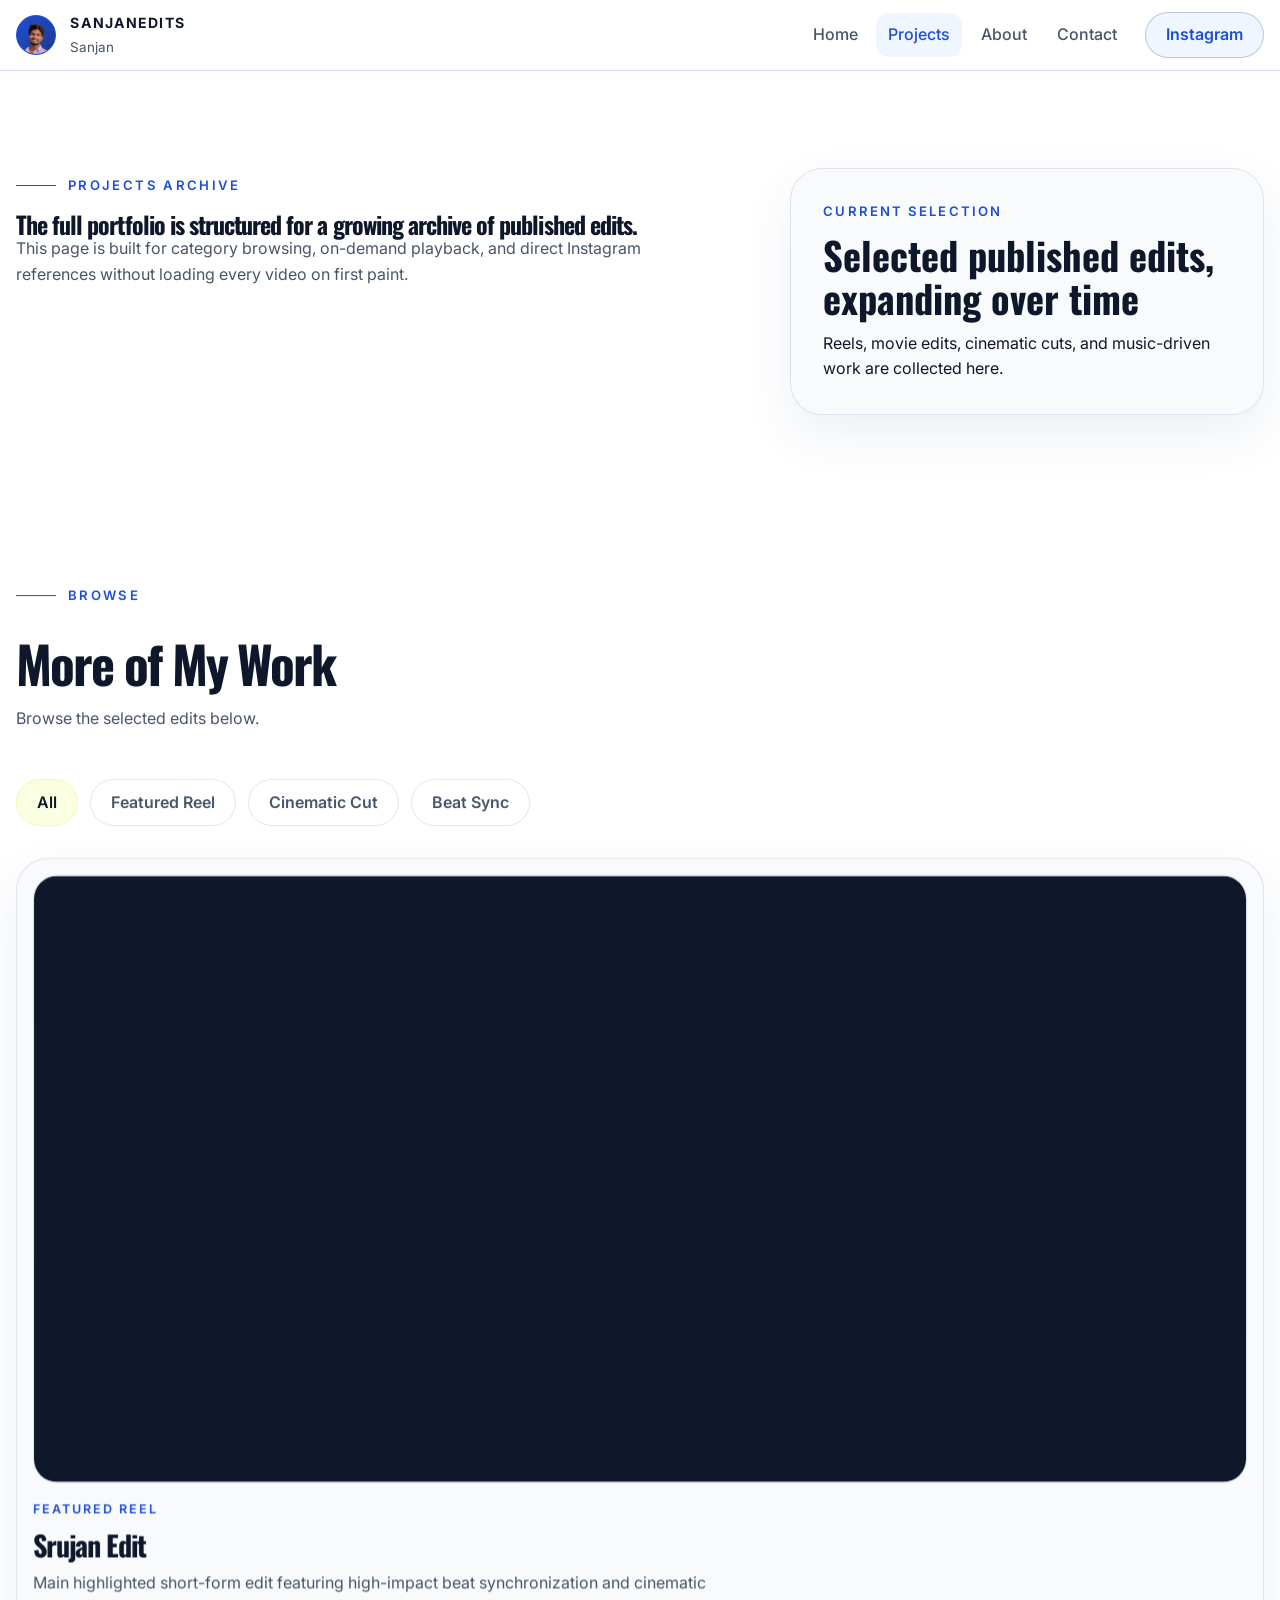
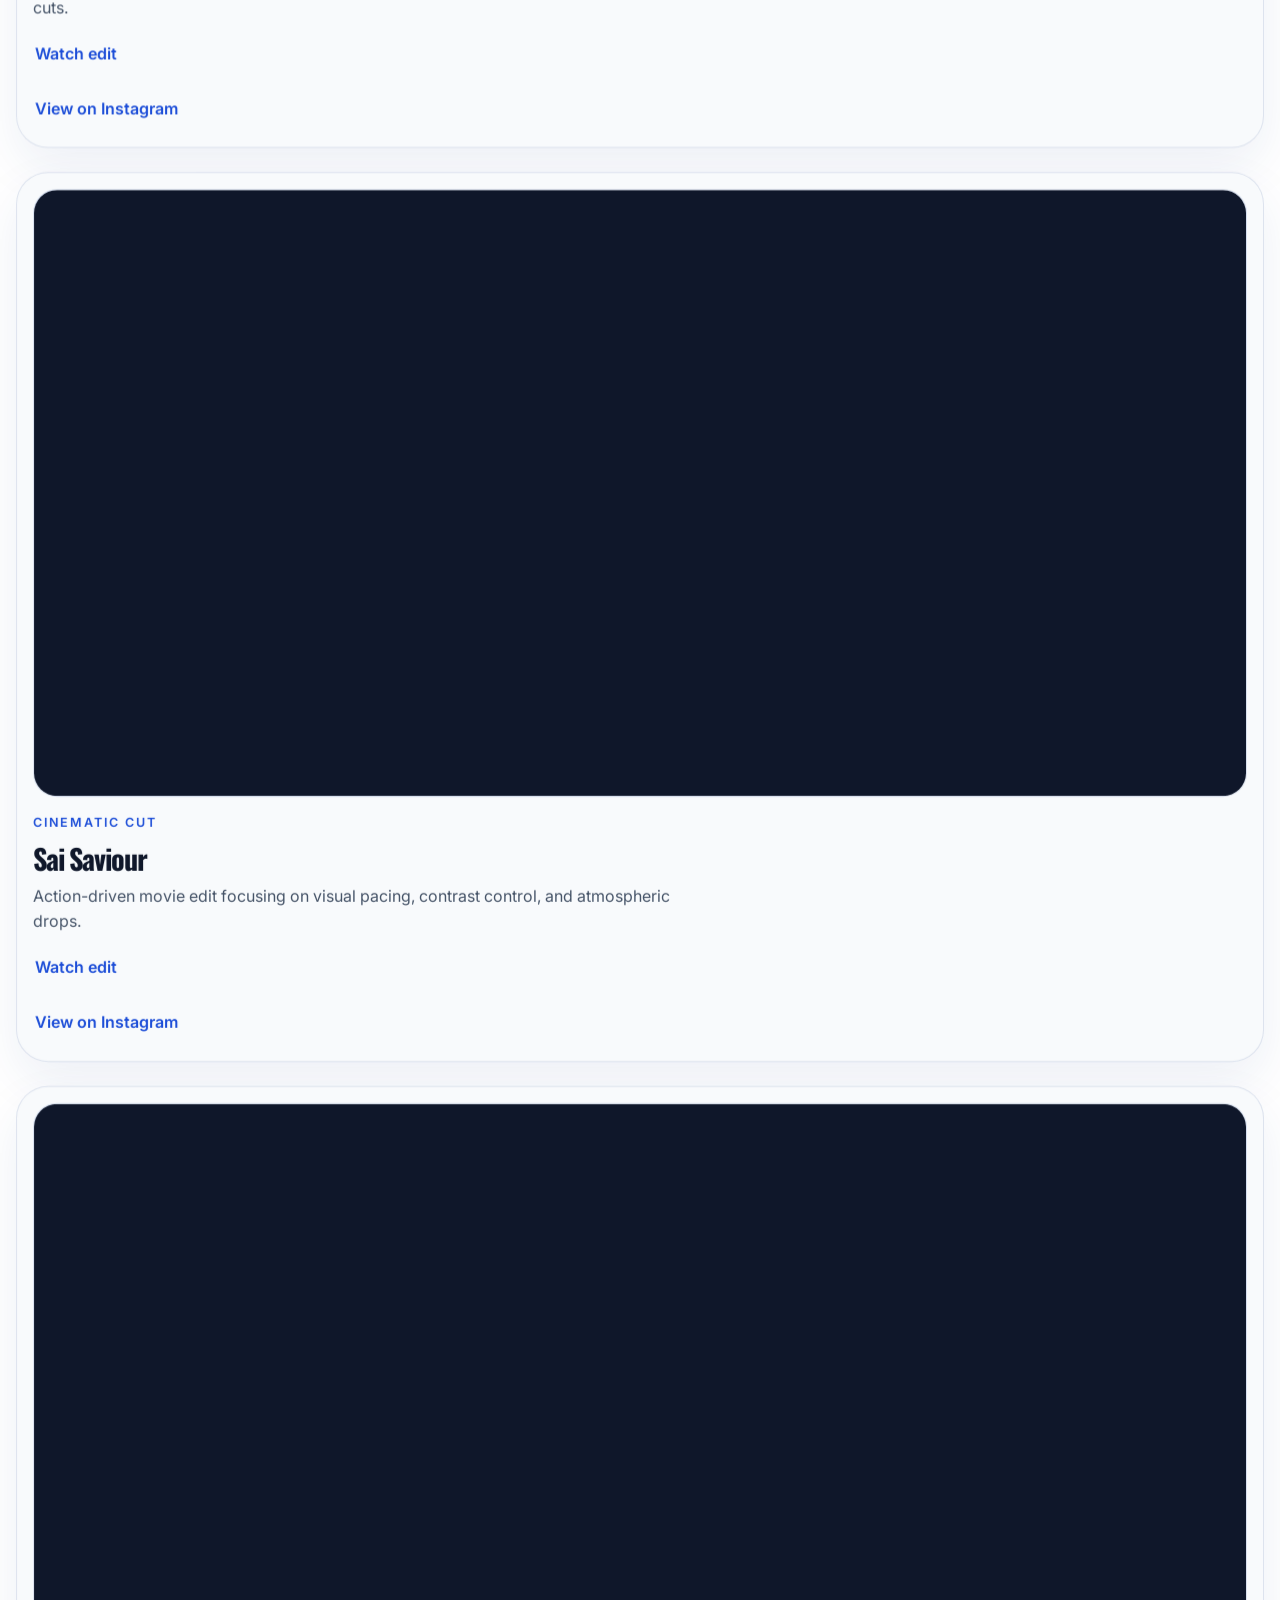
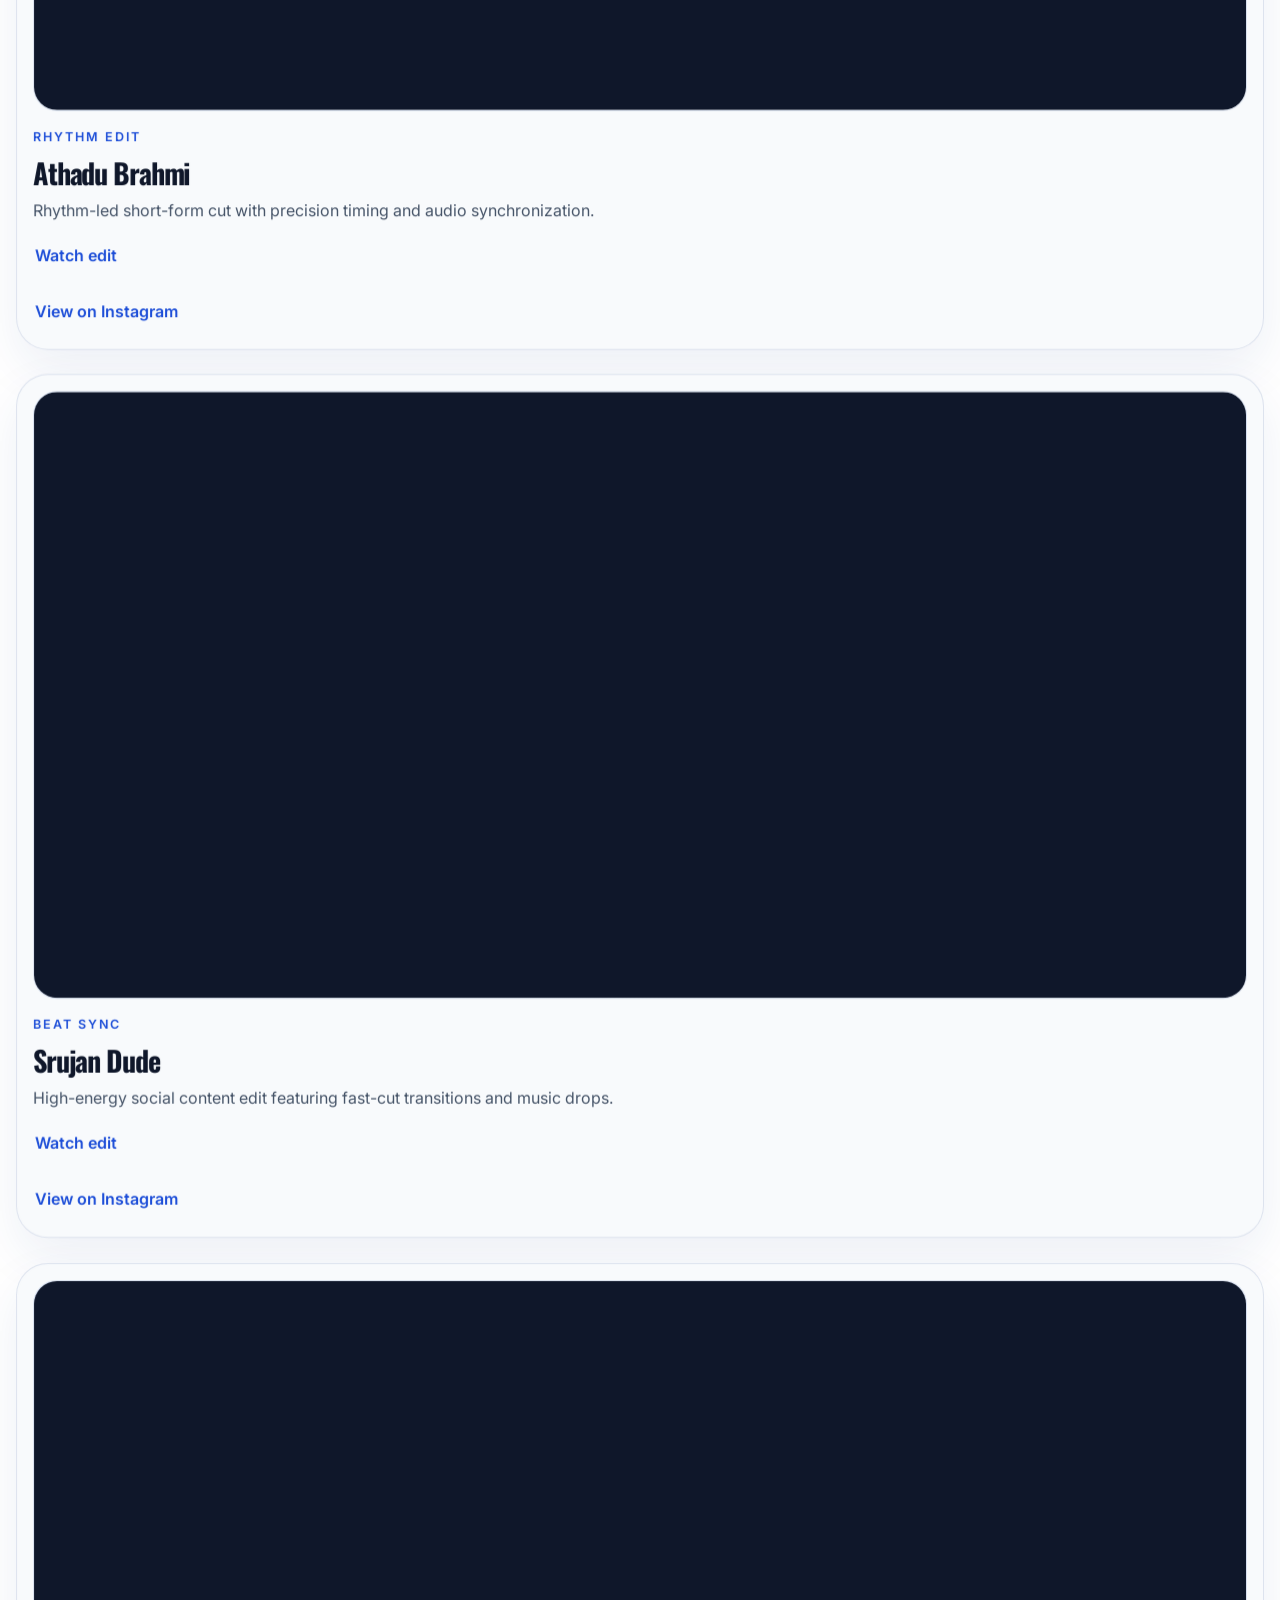
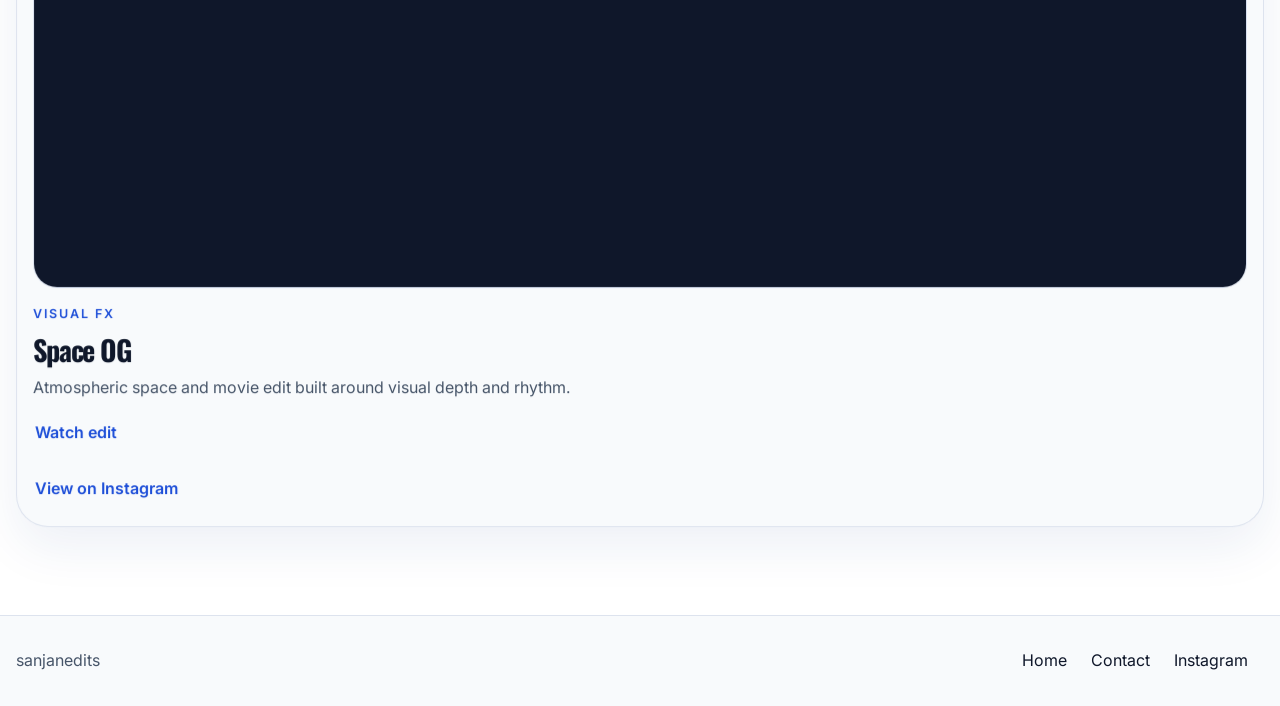
<file: projects.html>
<!doctype html>
<html lang="en">
<head>
    <meta charset="utf-8">
    <meta name="viewport" content="width=device-width, initial-scale=1">
    <title>Projects - sanjanedits</title>
    <meta
        name="description"
        content="Projects archive for sanjanedits, built to browse selected short-form, cinematic, movie, and music-driven edits."
    >
    <meta name="theme-color" content="#090909">
    <link rel="canonical" href="https://sanjan-github.github.io/Sanjan_Editor_Portfolio/projects.html">
    <meta property="og:url" content="https://sanjan-github.github.io/Sanjan_Editor_Portfolio/projects.html">
    <meta name="twitter:card" content="summary_large_image">
    <meta name="twitter:title" content="Projects — sanjanedits">
    <meta name="twitter:description" content="Selected short-form, cinematic, movie, and music-driven video edits by Sanjan.">
    <meta name="twitter:image" content="https://sanjan-github.github.io/Sanjan_Editor_Portfolio/assets/images/icons/social-preview.svg">
    <meta property="og:title" content="Projects - sanjanedits">
    <meta
        property="og:description"
        content="Projects archive for sanjanedits, built to browse selected short-form, cinematic, movie, and music-driven edits."
    >
    <meta property="og:type" content="website">
    <meta property="og:image" content="https://sanjan-github.github.io/Sanjan_Editor_Portfolio/assets/images/icons/social-preview.svg">
    <link rel="icon" href="./favicon.svg" type="image/svg+xml">
    <link rel="stylesheet" href="https://fonts.googleapis.com/css2?family=Oswald:wght@600;700;800;900&family=Inter:wght@400;500;600;700&family=Plus+Jakarta+Sans:wght@700;800&display=swap">
    <link rel="stylesheet" href="./css/base.css">
    <link rel="stylesheet" href="./css/layout.css">
    <link rel="stylesheet" href="./css/components.css">
    <link rel="stylesheet" href="./css/sections.css">
    <link rel="stylesheet" href="./css/animations.css">
    <link rel="stylesheet" href="./css/responsive.css">
</head>
<body class="page page--projects">
    <a class="skip-link" href="#main-content">Skip to main content</a>

    <header class="site-header">
        <div class="container site-header__inner">
            <a class="site-brand" href="./index.html" aria-label="sanjanedits home">
                <span class="site-brand__mark"><img src="./assets/images/profile/sanjan-removebg-preview.png" alt=""></span>
                <span class="site-brand__text">
                    <span class="site-brand__name">sanjanedits</span>
                    <span class="site-brand__sub">Sanjan</span>
                </span>
            </a>

            <nav class="site-nav" aria-label="Primary" data-nav>
                <button
                    class="site-nav__toggle"
                    type="button"
                    aria-expanded="false"
                    aria-controls="site-nav-menu"
                    data-nav-toggle
                >
                    <span class="site-nav__toggle-line" aria-hidden="true"></span>
                    <span class="site-nav__toggle-label">Menu</span>
                </button>

                <div class="site-nav__panel" id="site-nav-menu" data-nav-panel>
                    <ul class="site-nav__list">
                        <li><a href="./index.html">Home</a></li>
                        <li><a href="./projects.html" aria-current="page">Projects</a></li>
                        <li><a href="./index.html#about">About</a></li>
                        <li><a href="./index.html#contact">Contact</a></li>
                    </ul>
                </div>
            </nav>

            <a class="button button--nav" href="https://www.instagram.com/sanjanedits/">Instagram</a>
        </div>
    </header>

    <main id="main-content">
        <section class="archive-hero section" aria-labelledby="archive-heading">
            <div class="container archive-hero__layout">
                <div class="archive-hero__content" data-reveal>
                    <p class="section-kicker">Projects Archive</p>
                    <h1 id="archive-heading">The full portfolio is structured for a growing archive of published edits.</h1>
                    <p>
                        This page is built for category browsing, on-demand playback, and direct Instagram references
                        without loading every video on first paint.
                    </p>
                </div>

                <div class="archive-hero__summary" data-reveal>
                    <p>Current selection</p>
                    <strong>Selected published edits, expanding over time</strong>
                    <span>Reels, movie edits, cinematic cuts, and music-driven work are collected here.</span>
                </div>
            </div>
        </section>

        <section class="archive section" aria-labelledby="archive-grid-heading">
            <div class="container">
                <div class="section-heading" data-reveal>
                    <p class="section-kicker">Browse</p>
                    <h2 id="archive-grid-heading">More of My Work</h2>
                    <p data-project-status>
                        Explore the archive of short-form, cinematic, and rhythm-led video edits.
                    </p>
                </div>

                <div class="filter-bar" data-filter-bar></div>

                <div class="projects-grid" data-project-grid></div>
            </div>
        </section>
    </main>

    <footer class="site-footer">
        <div class="container site-footer__inner">
            <p>sanjanedits</p>
            <nav aria-label="Footer">
                <ul class="site-footer__list">
                    <li><a href="./index.html">Home</a></li>
                    <li><a href="./index.html#contact">Contact</a></li>
                    <li><a href="https://www.instagram.com/sanjanedits/">Instagram</a></li>
                </ul>
            </nav>
        </div>
    </footer>

    <dialog class="video-dialog" id="video-dialog" aria-labelledby="video-dialog-title">
        <div class="video-dialog__surface">
            <button class="video-dialog__close" type="button" aria-label="Close video" data-action="close-video">
                Close
            </button>

            <div class="video-dialog__body">
                <div class="video-dialog__media">
                    <video
                        class="video-dialog__video"
                        controls
                        playsinline
                        preload="metadata"
                        data-video-element
                        hidden
                    ></video>

                    <div class="video-dialog__fallback" data-video-fallback>
                        <span class="video-dialog__fallback-mark">MEDIA SLOT</span>
                    </div>
                </div>

                <div class="video-dialog__content">
                    <p class="video-dialog__eyebrow" id="video-dialog-status">Portfolio playback</p>
                    <h2 class="video-dialog__title" id="video-dialog-title">Media slot</h2>
                    <p class="video-dialog__description" data-video-description>
                        Add a poster and Cloudinary delivery URL to publish this edit.
                    </p>

                    <div class="video-dialog__controls">
                        <button class="button button--secondary" type="button" data-video-audio aria-pressed="false">Sound: off</button>
                        <label class="video-dialog__seek-label"><span class="sr-only">Seek video</span><input class="video-dialog__seek" type="range" min="0" max="100" step="0.1" value="0" data-video-seek aria-label="Seek video"></label>
                    </div>
                    <div class="video-dialog__actions">
                        <button class="button button--secondary" type="button" data-video-retry hidden>Retry</button>
                        <a class="button button--text" href="https://www.instagram.com/sanjanedits/" data-video-instagram hidden>
                            View on Instagram
                        </a>
                    </div>
                </div>
            </div>
        </div>
    </dialog>

    <script type="module" src="./js/main.js"></script>
</body>
</html>
</file>
<file: css/base.css>
@layer reset, base, layout, components, sections, utilities, responsive;

@layer reset {
    *,
    *::before,
    *::after {
        box-sizing: border-box;
    }

    html {
        scroll-behavior: smooth;
    }

    body,
    h1,
    h2,
    h3,
    p,
    ul,
    dl {
        margin: 0;
    }

    ul {
        padding: 0;
        list-style: none;
    }

    img,
    svg,
    video {
        display: block;
        max-width: 100%;
    }

    button,
    input,
    textarea,
    select {
        font: inherit;
    }

    button {
        border: 0;
        background: none;
    }

    a {
        color: inherit;
        text-decoration: none;
    }
}

@layer base {
    :root {
        color-scheme: light;

        --color-navy: #0F172A;
        --color-dark-blue: #1E3A8A;
        --color-accent: #1D4ED8;
        --color-soft-blue: #EFF6FF;
        --color-white: #FFFFFF;
        --color-cool-white: #F8FAFC;
        --color-muted-blue: #475569;

        --color-bg: #FFFFFF;
        --color-bg-elevated: #F8FAFC;
        --color-bg-soft: #EFF6FF;
        --color-line: rgba(30, 58, 138, 0.12);
        --color-line-strong: rgba(30, 58, 138, 0.25);
        --color-text-primary: #0F172A;
        --color-text-secondary: #475569;
        --color-accent-soft: rgba(29, 78, 216, 0.1);
        --color-overlay: rgba(255, 255, 255, 0.92);

        --font-display: "Oswald", "Plus Jakarta Sans", sans-serif;
        --font-body: "Inter", "Segoe UI", sans-serif;

        --space-1: 0.25rem;
        --space-2: 0.5rem;
        --space-3: 0.75rem;
        --space-4: 1rem;
        --space-5: 1.5rem;
        --space-6: 2rem;
        --space-7: 3rem;
        --space-8: 4rem;
        --space-9: 6rem;
        --space-10: 8rem;

        --radius-sm: 0.5rem;
        --radius-md: 1rem;
        --radius-lg: 1.5rem;
        --radius-xl: 2rem;

        --container-max: 78rem;
        --content-max: 42rem;
        --header-height: 5rem;

        --shadow-soft: 0 20px 50px rgba(30, 58, 138, 0.08);
        --ease-standard: cubic-bezier(0.2, 0.8, 0.2, 1);
        --duration-fast: 180ms;
        --duration-medium: 260ms;
    }

    html {
        min-height: 100%;
        background: var(--color-bg);
    }

    body {
        min-height: 100dvh;
        background: transparent;
        color: var(--color-text-primary);
        font-family: var(--font-body);
        font-size: 1rem;
        line-height: 1.6;
        -webkit-font-smoothing: antialiased;
        text-rendering: optimizeLegibility;
    }

    main {
        display: block;
    }

    p {
        color: var(--color-text-secondary);
        max-width: 68ch;
    }

    h1,
    h2,
    h3 {
        font-family: var(--font-display);
        font-weight: 800;
        line-height: 1;
        letter-spacing: -0.04em;
        text-wrap: balance;
    }

    h2 {
        font-size: clamp(2rem, 4vw, 3.75rem);
    }

    h3 {
        font-size: clamp(1.3rem, 2vw, 1.8rem);
    }

    strong {
        color: var(--color-text-primary);
    }

    ::selection {
        background: var(--color-accent);
        color: var(--color-bg);
    }

    :focus-visible {
        outline: 2px solid var(--color-accent);
        outline-offset: 4px;
    }

    [id] {
        scroll-margin-top: calc(var(--header-height) + var(--space-6));
    }

    .skip-link {
        position: fixed;
        inset-block-start: var(--space-3);
        inset-inline-start: var(--space-3);
        z-index: 20;
        padding: 0.8rem 1rem;
        border-radius: var(--radius-sm);
        background: var(--color-accent);
        color: var(--color-bg);
        transform: translateY(-160%);
        transition: transform var(--duration-fast) var(--ease-standard);
    }

    .skip-link:focus-visible {
        transform: translateY(0);
        outline-color: var(--color-text-primary);
    }

    .section {
        padding-block: clamp(4rem, 8vw, 7rem);
    }

    .section-kicker {
        display: inline-flex;
        align-items: center;
        gap: var(--space-3);
        margin-block-end: var(--space-4);
        color: var(--color-accent);
        font-size: 0.82rem;
        font-weight: 600;
        letter-spacing: 0.18em;
        text-transform: uppercase;
    }

    .section-kicker::before {
        content: "";
        inline-size: 2.5rem;
        block-size: 1px;
        background: currentColor;
    }

    .section-heading {
        display: grid;
        gap: var(--space-4);
        margin-block-end: clamp(2rem, 4vw, 3rem);
    }

    .section-heading p:last-child {
        max-width: var(--content-max);
    }

    .chip {
        display: inline-flex;
        align-items: center;
        min-block-size: 2.5rem;
        padding-inline: 1rem;
        border: 1px solid var(--color-line);
        border-radius: 999px;
        background: rgba(255, 255, 255, 0.02);
        color: var(--color-text-primary);
        font-size: 0.92rem;
    }

    .fact-list {
        display: grid;
        gap: var(--space-3);
        margin-block-start: var(--space-5);
    }

    .fact-list li {
        position: relative;
        padding-inline-start: 1.5rem;
        color: var(--color-text-primary);
    }

    .fact-list li::before {
        content: "";
        position: absolute;
        inset-inline-start: 0;
        inset-block-start: 0.72em;
        inline-size: 0.5rem;
        block-size: 0.5rem;
        border-radius: 50%;
        background: var(--color-accent);
    }
}
</file>
<file: css/layout.css>
@layer layout {
    .container {
        width: min(100% - 2rem, var(--container-max));
        margin-inline: auto;
    }

    .site-header__inner,
    .site-footer__inner {
        display: grid;
        grid-template-columns: auto 1fr auto;
        align-items: center;
        gap: var(--space-4);
    }

    .hero__layout,
    .showreel__layout,
    .philosophy__layout,
    .about__layout,
    .archive-hero__layout {
        display: grid;
        gap: clamp(2rem, 5vw, 4rem);
    }

    .capabilities-grid,
    .featured-grid,
    .philosophy__points {
        display: grid;
        gap: clamp(1rem, 2vw, 1.5rem);
    }

    .featured-grid {
        grid-template-columns: repeat(12, minmax(0, 1fr));
    }

    .project-card--primary {
        grid-column: span 12;
    }

    .project-card {
        grid-column: span 12;
    }

    .projects-grid {
        display: grid;
        gap: clamp(1rem, 2vw, 1.5rem);
    }

    .contact__panel {
        display: grid;
        gap: clamp(1.5rem, 4vw, 3rem);
    }

    .filter-bar {
        display: flex;
        flex-wrap: wrap;
        gap: 0.75rem;
        margin-block-end: var(--space-6);
    }
}
</file>
<file: css/components.css>
@layer components {
    .site-header {
        position: sticky;
        inset-block-start: 0;
        z-index: 20;
        padding-block: var(--space-3);
        backdrop-filter: blur(14px);
        -webkit-backdrop-filter: blur(14px);
        background: rgba(255, 255, 255, 0.5);
        border-block-end: 1px solid rgba(30, 58, 138, 0.18);
    }

    .site-footer {
        padding-block: var(--space-6);
        border-block-start: 1px solid var(--color-line);
        background: var(--color-bg-elevated);
    }

    .site-footer__inner {
        align-items: start;
    }

    .site-footer__list {
        display: flex;
        flex-wrap: wrap;
        justify-content: flex-end;
        gap: 1rem 1.5rem;
    }

    .site-brand {
        display: inline-flex;
        align-items: center;
        gap: 0.9rem;
        min-block-size: 2.75rem;
    }

    .site-brand__mark {
        display: grid;
        place-items: center;
        inline-size: 2.5rem;
        block-size: 2.5rem;
        overflow: hidden;
        flex: 0 0 2.5rem;
        border-radius: 50%;
        background: linear-gradient(135deg, #1D4ED8, #1E3A8A);
        border: 1px solid #1D4ED8;
    }

    .site-brand__mark img {
        display: block;
        inline-size: 100%;
        block-size: 100%;
        object-fit: cover;
        object-position: center top;
    }

    .site-brand__text {
        display: grid;
        gap: 0.1rem;
    }

    .site-brand__name {
        color: var(--color-text-primary);
        font-weight: 700;
        letter-spacing: 0.08em;
        text-transform: uppercase;
        font-size: 0.88rem;
    }

    .site-brand__sub {
        color: var(--color-text-secondary);
        font-size: 0.84rem;
    }

    .site-nav {
        justify-self: end;
        position: relative;
    }

    .site-nav__toggle {
        display: inline-flex;
        align-items: center;
        gap: 0.75rem;
        min-block-size: 2.75rem;
        padding-inline: 1rem;
        border: 1px solid var(--color-line);
        border-radius: 999px;
        color: var(--color-text-primary);
        cursor: pointer;
    }

    .site-nav__toggle-line {
        position: relative;
        inline-size: 1.15rem;
        block-size: 2px;
        background: currentColor;
    }

    .site-nav__toggle-line::before,
    .site-nav__toggle-line::after {
        content: "";
        position: absolute;
        inset-inline-start: 0;
        inline-size: 1.15rem;
        block-size: 2px;
        background: currentColor;
    }

    .site-nav__toggle-line::before {
        inset-block-start: -0.35rem;
    }

    .site-nav__toggle-line::after {
        inset-block-start: 0.35rem;
    }

    .site-nav__panel {
        position: absolute;
        inset-inline: 1rem;
        inset-block-start: calc(100% - 0.5rem);
        display: none;
        padding: 1rem;
        border: 1px solid var(--color-line);
        border-radius: var(--radius-lg);
        background: rgba(255, 255, 255, 0.98);
        box-shadow: var(--shadow-soft);
    }

    .site-nav.is-open .site-nav__panel {
        display: block;
    }

    .site-nav__list {
        display: grid;
        gap: 0.5rem;
    }

    .site-nav__list a {
        display: inline-flex;
        align-items: center;
        min-block-size: 2.75rem;
        padding-inline: 0.75rem;
        border-radius: 0.8rem;
        color: var(--color-text-secondary);
        font-weight: 500;
    }

    .site-nav__list a[aria-current="page"],
    .site-nav__list a:hover {
        background: var(--color-soft-blue);
        color: var(--color-accent);
    }

    .button {
        display: inline-flex;
        align-items: center;
        justify-content: center;
        gap: 0.5rem;
        min-block-size: 2.9rem;
        padding-inline: 1.25rem;
        border: 1px solid transparent;
        border-radius: 999px;
        font-weight: 600;
        transition:
            transform var(--duration-fast) var(--ease-standard),
            background-color var(--duration-fast) var(--ease-standard),
            border-color var(--duration-fast) var(--ease-standard),
            color var(--duration-fast) var(--ease-standard);
    }

    .button:hover {
        transform: translateY(-1px);
    }

    .button--primary {
        background: var(--color-accent);
        color: var(--color-white);
        box-shadow: 0 4px 20px rgba(29, 78, 216, 0.25);
    }

    .button--primary:hover {
        background: #1e40af;
        box-shadow: 0 6px 24px rgba(29, 78, 216, 0.4);
    }

    .button--secondary {
        border-color: var(--color-line-strong);
        background: var(--color-soft-blue);
        color: var(--color-accent);
    }

    .button--secondary:hover {
        background: rgba(29, 78, 216, 0.12);
        border-color: var(--color-accent);
    }

    .button--text {
        min-block-size: 2.75rem;
        padding-inline: 0.15rem;
        border: 0;
        border-radius: 0;
        color: var(--color-accent);
        justify-content: flex-start;
    }

    .button--nav {
        display: none;
        border-color: var(--color-line-strong);
        background: var(--color-soft-blue);
        color: var(--color-accent);
    }

    .project-card,
    .capability-card,
    .philosophy__point,
    .hero__board,
    .archive-hero__summary,
    .contact__panel,
    .empty-state {
        border: 1px solid var(--color-line);
        border-radius: var(--radius-xl);
        background: var(--color-bg-elevated);
        box-shadow: var(--shadow-soft);
    }

    .project-card {
        display: grid;
        gap: var(--space-4);
        padding: 1rem;
    }

    .project-card__media {
        position: relative;
        overflow: hidden;
        min-block-size: 15rem;
        border-radius: calc(var(--radius-xl) - 0.5rem);
        background: linear-gradient(160deg, #EFF6FF, #F8FAFC);
        border: 1px solid var(--color-line);
        transition: transform var(--duration-fast) var(--ease-standard);
    }

    .project-card__image,
    .project-card__video {
        display: block;
        inline-size: 100%;
        block-size: auto;
        object-fit: contain;
        background: #0F172A;
    }

    .project-card__placeholder {
        position: relative;
        display: grid;
        place-items: end start;
        min-block-size: 15rem;
        inline-size: 100%;
        padding: 1rem;
        background:
            radial-gradient(circle at top right, rgba(29, 78, 216, 0.12), transparent 40%),
            linear-gradient(180deg, transparent 0%, rgba(239, 246, 255, 0.9) 100%);
    }

    .project-card__media-action {
        position: absolute;
        inset: 0;
        inline-size: 100%;
        block-size: 100%;
        border: 0;
        background: transparent;
        cursor: pointer;
    }

    .project-card__media-action:hover,
    .project-card__media-action:focus-visible {
        background: rgba(29, 78, 216, 0.08);
    }

    .project-card__marker {
        align-self: end;
        padding: 0.45rem 0.8rem;
        border: 1px solid rgba(29, 78, 216, 0.2);
        border-radius: 999px;
        background: var(--color-white);
        color: var(--color-accent);
        font-size: 0.78rem;
        font-weight: 600;
        letter-spacing: 0.12em;
        text-transform: uppercase;
    }

    .project-card__meta {
        display: grid;
        gap: 0.7rem;
    }

    .project-card__category {
        color: var(--color-accent);
        font-size: 0.78rem;
        font-weight: 600;
        letter-spacing: 0.16em;
        text-transform: uppercase;
    }

    .project-card__title {
        font-size: clamp(1.4rem, 2.2vw, 2rem);
    }

    .project-card__text {
        color: var(--color-text-secondary);
    }

    .capability-card,
    .philosophy__point,
    .empty-state {
        padding: clamp(1.25rem, 2.5vw, 2rem);
    }

    .capability-card,
    .philosophy__point {
        display: grid;
        gap: 0.75rem;
    }

    .empty-state {
        gap: 1rem;
        text-align: left;
    }

    .empty-state h3 {
        font-size: clamp(1.6rem, 3vw, 2.4rem);
    }

    .hero__board {
        display: grid;
        gap: clamp(1.5rem, 4vw, 2.5rem);
        padding: clamp(1.25rem, 4vw, 2rem);
    }

    .hero__board-label {
        color: var(--color-text-secondary);
        font-size: 0.8rem;
        letter-spacing: 0.18em;
        text-transform: uppercase;
    }

    .hero__board-line {
        color: var(--color-text-primary);
        font-family: var(--font-display);
        font-size: clamp(2rem, 6vw, 4rem);
        font-weight: 800;
        line-height: 0.94;
    }

    .hero__stats {
        display: grid;
        gap: 1rem;
    }

    .hero__stat {
        display: grid;
        gap: 0.35rem;
        padding-block-start: 0.9rem;
        border-block-start: 1px solid var(--color-line);
    }

    .hero__stat dt {
        color: var(--color-text-secondary);
        font-size: 0.82rem;
        letter-spacing: 0.1em;
        text-transform: uppercase;
    }

    .hero__stat dd {
        color: var(--color-text-primary);
        font-family: var(--font-display);
        font-size: clamp(1.5rem, 4vw, 2.2rem);
        font-weight: 800;
    }

    .hero__chips {
        display: flex;
        flex-wrap: wrap;
        gap: 0.75rem;
    }

    .showreel__frame {
        display: grid;
        gap: 1.25rem;
        padding: clamp(1rem, 2vw, 1.5rem);
        border: 1px solid var(--color-line);
        border-radius: var(--radius-xl);
        background:
            linear-gradient(180deg, rgba(255, 255, 255, 0.03), rgba(255, 255, 255, 0)),
            rgba(10, 10, 10, 0.82);
    }

    .showreel__poster {
        aspect-ratio: 16 / 9;
        border-radius: calc(var(--radius-xl) - 0.5rem);
        border: 1px solid rgba(255, 255, 255, 0.05);
        background:
            radial-gradient(circle at top right, rgba(200, 255, 0, 0.18), transparent 26%),
            linear-gradient(135deg, rgba(255, 255, 255, 0.03), rgba(255, 255, 255, 0.01)),
            #111111;
        display: grid;
        place-items: end start;
        padding: 1rem;
    }

    .showreel__poster-mark {
        color: var(--color-accent);
        font-size: 0.82rem;
        letter-spacing: 0.2em;
        text-transform: uppercase;
    }

    .showreel__copy {
        display: grid;
        gap: 1rem;
    }

    .about__mark {
        display: grid;
        place-items: center;
        min-block-size: clamp(16rem, 40vw, 26rem);
        border: 1px solid var(--color-line);
        border-radius: var(--radius-xl);
        background:
            radial-gradient(circle at center, rgba(200, 255, 0, 0.14), transparent 34%),
            linear-gradient(180deg, rgba(255, 255, 255, 0.03), rgba(255, 255, 255, 0.01)),
            #101010;
        box-shadow: var(--shadow-soft);
    }

    .about__mark span {
        color: var(--color-text-primary);
        font-family: var(--font-display);
        font-size: clamp(5rem, 20vw, 11rem);
        font-weight: 800;
        line-height: 1;
    }

    .contact__panel {
        padding: clamp(1.5rem, 4vw, 2.5rem);
    }

    .contact__actions {
        display: grid;
        gap: 1rem;
        align-content: start;
    }

    .contact__note {
        color: var(--color-text-secondary);
        font-size: 0.95rem;
    }

    .archive-hero__summary {
        display: grid;
        gap: 0.75rem;
        padding: clamp(1.5rem, 4vw, 2rem);
    }

    .archive-hero__summary p {
        color: var(--color-accent);
        font-size: 0.82rem;
        font-weight: 600;
        letter-spacing: 0.16em;
        text-transform: uppercase;
    }

    .archive-hero__summary strong {
        font-family: var(--font-display);
        font-size: clamp(1.5rem, 4vw, 2.4rem);
        line-height: 1.1;
    }

    .filter-button {
        border-color: var(--color-line);
        background: rgba(255, 255, 255, 0.02);
        color: var(--color-text-secondary);
    }

    .filter-button[aria-pressed="true"] {
        border-color: rgba(200, 255, 0, 0.26);
        background: rgba(200, 255, 0, 0.12);
        color: var(--color-text-primary);
    }

    .video-dialog {
        inline-size: min(100% - 1rem, 72rem);
        padding: 0;
        border: 1px solid var(--color-line-strong);
        border-radius: var(--radius-xl);
        background: #FFFFFF;
        color: var(--color-text-primary);
        box-shadow: 0 25px 70px rgba(30, 58, 138, 0.2);
    }

    .video-dialog::backdrop {
        background: rgba(15, 23, 42, 0.7);
        backdrop-filter: blur(8px);
    }

    .video-dialog__surface {
        padding: clamp(1rem, 2vw, 1.25rem);
    }

    .video-dialog__close {
        justify-self: end;
        display: inline-flex;
        min-block-size: 2.6rem;
        padding-inline: 0.95rem;
        border: 1px solid var(--color-line-strong);
        border-radius: 999px;
        color: var(--color-text-primary);
        background: var(--color-soft-blue);
        cursor: pointer;
    }

    .video-dialog__body {
        display: grid;
        gap: 1rem;
        margin-block-start: 1rem;
    }

    .video-dialog__media {
        display: grid;
        place-items: center;
        max-block-size: calc(100svh - 14rem);
        overflow: hidden;
        border-radius: calc(var(--radius-xl) - 0.5rem);
        background:
            radial-gradient(circle at top right, rgba(29, 78, 216, 0.12), transparent 28%),
            #F8FAFC;
        border: 1px solid var(--color-line);
    }

    .video-dialog__video {
        display: block;
        inline-size: auto;
        max-inline-size: 100%;
        block-size: auto;
        max-block-size: calc(100svh - 14rem);
        object-fit: contain;
        background: #000;
    }

    .video-dialog__fallback {
        display: grid;
        place-items: end start;
        inline-size: 100%;
        block-size: 100%;
        padding: 1rem;
        background:
            linear-gradient(180deg, transparent 0%, rgba(239, 246, 255, 0.9) 100%),
            radial-gradient(circle at top right, rgba(29, 78, 216, 0.14), transparent 28%);
    }

    .video-dialog__fallback-mark {
        color: var(--color-accent);
        font-size: 0.82rem;
        letter-spacing: 0.16em;
        text-transform: uppercase;
    }

    .video-dialog__content {
        display: grid;
        gap: 0.85rem;
        padding-block-end: 0.5rem;
    }

    .video-dialog__eyebrow {
        color: var(--color-accent);
        font-size: 0.82rem;
        font-weight: 600;
        letter-spacing: 0.16em;
        text-transform: uppercase;
    }

    .video-dialog__title {
        font-size: clamp(1.8rem, 4vw, 2.8rem);
    }


    .video-dialog__controls {
        display: flex;
        align-items: center;
        gap: 1rem;
        margin-block-start: 1rem;
    }

    .video-dialog__seek-label {
        flex: 1;
        display: flex;
    }

    .video-dialog__seek {
        inline-size: 100%;
        accent-color: var(--color-accent);
        cursor: pointer;
    }

    .sr-only {
        position: absolute;
        inline-size: 1px;
        block-size: 1px;
        padding: 0;
        margin: -1px;
        overflow: hidden;
        clip: rect(0, 0, 0, 0);
        white-space: nowrap;
        border: 0;
    }

    .video-dialog__actions {
        display: flex;
        flex-wrap: wrap;
        gap: 0.75rem;
        margin-block-start: 0.5rem;
    }
}
</file>
<file: css/sections.css>
@layer sections {
    .hero-container {
        position: relative;
        inline-size: 100%;
        block-size: 100vh;
        min-block-size: 38rem;
        display: flex;
        align-items: center;
        justify-content: center;
        background: var(--color-bg);
        overflow: hidden;
        max-inline-size: 100%;
    }

    .meta {
        position: absolute;
        font-family: var(--font-body);
        font-size: clamp(0.8rem, 1.4vw, 0.95rem);
        letter-spacing: 0.06em;
        color: var(--color-dark-blue);
        z-index: 10;
        font-weight: 500;
    }

    .top-left {
        inset-block-start: 2rem;
        inset-inline-start: 2rem;
        text-transform: uppercase;
        font-weight: 600;
        letter-spacing: 0.12em;
    }

    .top-right {
        inset-block-start: 2rem;
        inset-inline-end: 2rem;
    }

    .bottom-left {
        inset-block-end: 2rem;
        inset-inline-start: 2rem;
        font-family: var(--font-display);
        font-size: clamp(1.2rem, 2vw, 1.6rem);
        font-weight: 800;
        letter-spacing: 0.08em;
        color: var(--color-text-primary);
        text-transform: uppercase;
    }

    .bottom-right {
        inset-block-end: 2rem;
        inset-inline-end: 2rem;
        font-weight: 600;
        letter-spacing: 0.08em;
        text-transform: uppercase;
        color: var(--color-accent);
    }

    .arrow-link {
        display: inline-flex;
        align-items: center;
        justify-content: center;
        inline-size: 2.75rem;
        block-size: 2.75rem;
        border-radius: 50%;
        border: 1px solid var(--color-line-strong);
        background: rgba(29, 78, 216, 0.04);
        color: var(--color-accent);
        text-decoration: none;
        transition: transform var(--duration-fast) var(--ease-standard), background-color var(--duration-fast) var(--ease-standard);
    }

    .arrow-link:hover {
        transform: scale(1.1);
        background: var(--color-accent-soft);
    }

    .arrow-icon {
        font-size: 1.3rem;
        font-weight: 600;
        line-height: 1;
    }

    .hero-stage {
        position: relative;
        display: flex;
        align-items: center;
        justify-content: center;
        inline-size: 100%;
        block-size: 100%;
    }

    .bg-title {
        position: absolute;
        z-index: 1;
        font-family: var(--font-display);
        font-size: clamp(6rem, 25vw, 28rem);
        font-weight: 800;
        letter-spacing: 0.02em;
        line-height: 0.85;
        color: var(--color-accent);
        text-transform: uppercase;
        white-space: nowrap;
        pointer-events: none;
        margin: 0;
        transform: translateY(var(--hero-bg-y, 0px)) scale(var(--hero-text-scale, 1));
        will-change: transform;
    }

    .fg-image {
        position: relative;
        z-index: 2;
        block-size: clamp(22rem, 76vh, 48rem);
        max-inline-size: 90%;
        object-fit: contain;
        object-position: bottom center;
        filter: drop-shadow(0 20px 45px rgba(29, 78, 216, 0.22));
        transform: translateY(var(--hero-fg-y, 0px));
        will-change: transform;
        transition: transform 100ms ease-out;
    }

    .section {
        transform: translateY(var(--section-parallax-y, 0px));
        will-change: transform;
        transition: transform 120ms ease-out;
    }

    .project-card:nth-child(odd) {
        transform: translateY(var(--card-parallax-odd, 0px));
        will-change: transform;
    }

    .project-card:nth-child(even) {
        transform: translateY(var(--card-parallax-even, 0px));
        will-change: transform;
    }

    .showreel__frame {
        transform: translateY(var(--showreel-parallax-y, 0px));
        will-change: transform;
    }

    .selected-work .section-heading {
        max-width: 46rem;
    }

    .project-card--primary {
        padding: clamp(1rem, 2vw, 1.25rem);
    }

    .capabilities-grid {
        grid-template-columns: 1fr;
    }

    .about__content {
        align-self: center;
    }

    .archive-hero {
        padding-block-end: var(--space-7);
    }
}
</file>
<file: css/animations.css>
@layer utilities {
    [data-reveal] {
        opacity: 0;
        transform: translateY(24px);
        transition:
            opacity var(--duration-medium) var(--ease-standard),
            transform var(--duration-medium) var(--ease-standard);
    }

    [data-reveal].is-visible {
        opacity: 1;
        transform: translateY(0);
    }

    .project-card,
    .capability-card,
    .philosophy__point,
    .button,
    .site-nav__list a,
    .showreel__frame,
    .video-dialog__close {
        transition:
            transform var(--duration-fast) var(--ease-standard),
            border-color var(--duration-fast) var(--ease-standard),
            background-color var(--duration-fast) var(--ease-standard),
            color var(--duration-fast) var(--ease-standard);
    }

    @media (hover: hover) and (pointer: fine) {
        .project-card:hover,
        .capability-card:hover,
        .philosophy__point:hover,
        .showreel__frame:hover {
            transform: translateY(-4px);
            border-color: var(--color-line-strong);
        }

        .project-card:hover .project-card__media {
            transform: scale(1.01);
        }
    }

    @media (prefers-reduced-motion: reduce) {
        html {
            scroll-behavior: auto;
        }

        [data-reveal] {
            opacity: 1;
            transform: none;
            transition: none;
        }

        .project-card,
        .capability-card,
        .philosophy__point,
        .button,
        .site-nav__list a,
        .showreel__frame,
        .video-dialog__close,
        .project-card__media {
            transition: none;
        }
    }
}
</file>
<file: css/responsive.css>
@layer responsive {
    @media (width >= 48rem) {
        .site-nav__toggle {
            display: none;
        }

        .site-nav__panel {
            position: static;
            display: block;
            padding: 0;
            border: 0;
            background: transparent;
            box-shadow: none;
        }

        .site-nav__list {
            display: flex;
            align-items: center;
            gap: 0.4rem;
        }

        .button--nav {
            display: inline-flex;
        }

        .hero__layout,
        .archive-hero__layout {
            grid-template-columns: minmax(0, 1.2fr) minmax(20rem, 0.8fr);
            align-items: start;
        }

        .showreel__layout,
        .about__layout,
        .contact__panel {
            grid-template-columns: minmax(0, 1fr) minmax(18rem, 0.9fr);
            align-items: start;
        }

        .philosophy__layout {
            grid-template-columns: minmax(0, 0.95fr) minmax(0, 1.05fr);
            align-items: start;
        }

        .capabilities-grid {
            grid-template-columns: repeat(3, minmax(0, 1fr));
        }

        .project-card--primary {
            grid-column: span 7;
        }

        .project-card {
            grid-column: span 5;
        }

        .projects-grid:not(.projects-grid--empty) {
            grid-template-columns: repeat(2, minmax(0, 1fr));
        }

        .video-dialog__body {
            grid-template-columns: minmax(20rem, 0.9fr) minmax(0, 1.1fr);
            align-items: start;
        }
    }

    @media (width >= 72rem) {
        .featured-grid {
            align-items: start;
        }

        .project-card--primary {
            grid-column: span 6;
            grid-row: span 2;
            align-self: stretch;
        }

        .project-card {
            grid-column: span 3;
        }

        .projects-grid:not(.projects-grid--empty) {
            grid-template-columns: repeat(3, minmax(0, 1fr));
        }
    }

    @media (width < 30rem) {
        .site-header__inner,
        .site-footer__inner {
            grid-template-columns: 1fr;
        }

        .site-nav {
            justify-self: stretch;
        }

        .site-nav__panel {
            inset-inline: 0;
        }

        .hero__actions,
        .video-dialog__actions {
            align-items: stretch;
            flex-direction: column;
        }

        .button {
            inline-size: 100%;
        }
    }
}



/* Mobile-only motion tuning: keep video autoplay while reducing scroll work. */
@media (max-width: 47.99rem) {
    [data-reveal] {
        transform: translateY(12px);
        transition-duration: 260ms;
        transition-delay: 0ms !important;
    }

    [data-reveal].is-visible {
        transform: translateY(0);
    }
}
</file>
